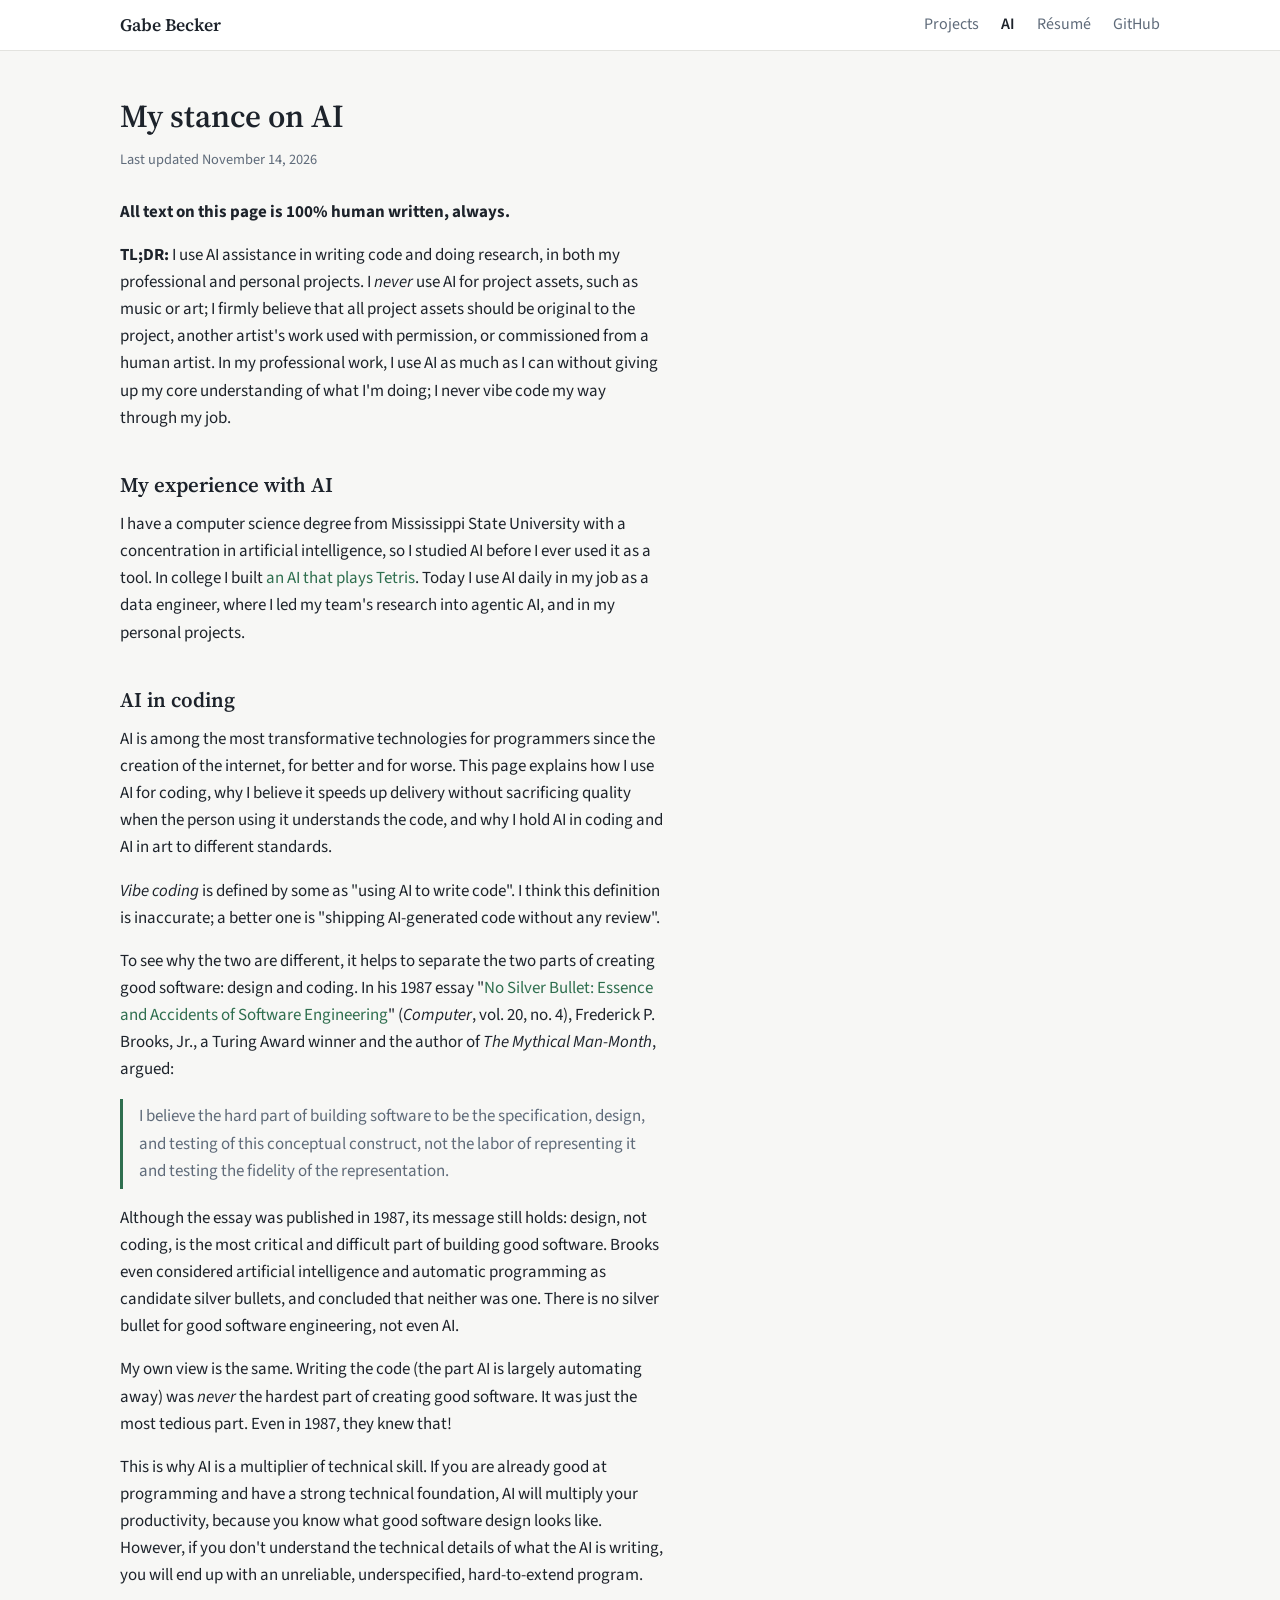
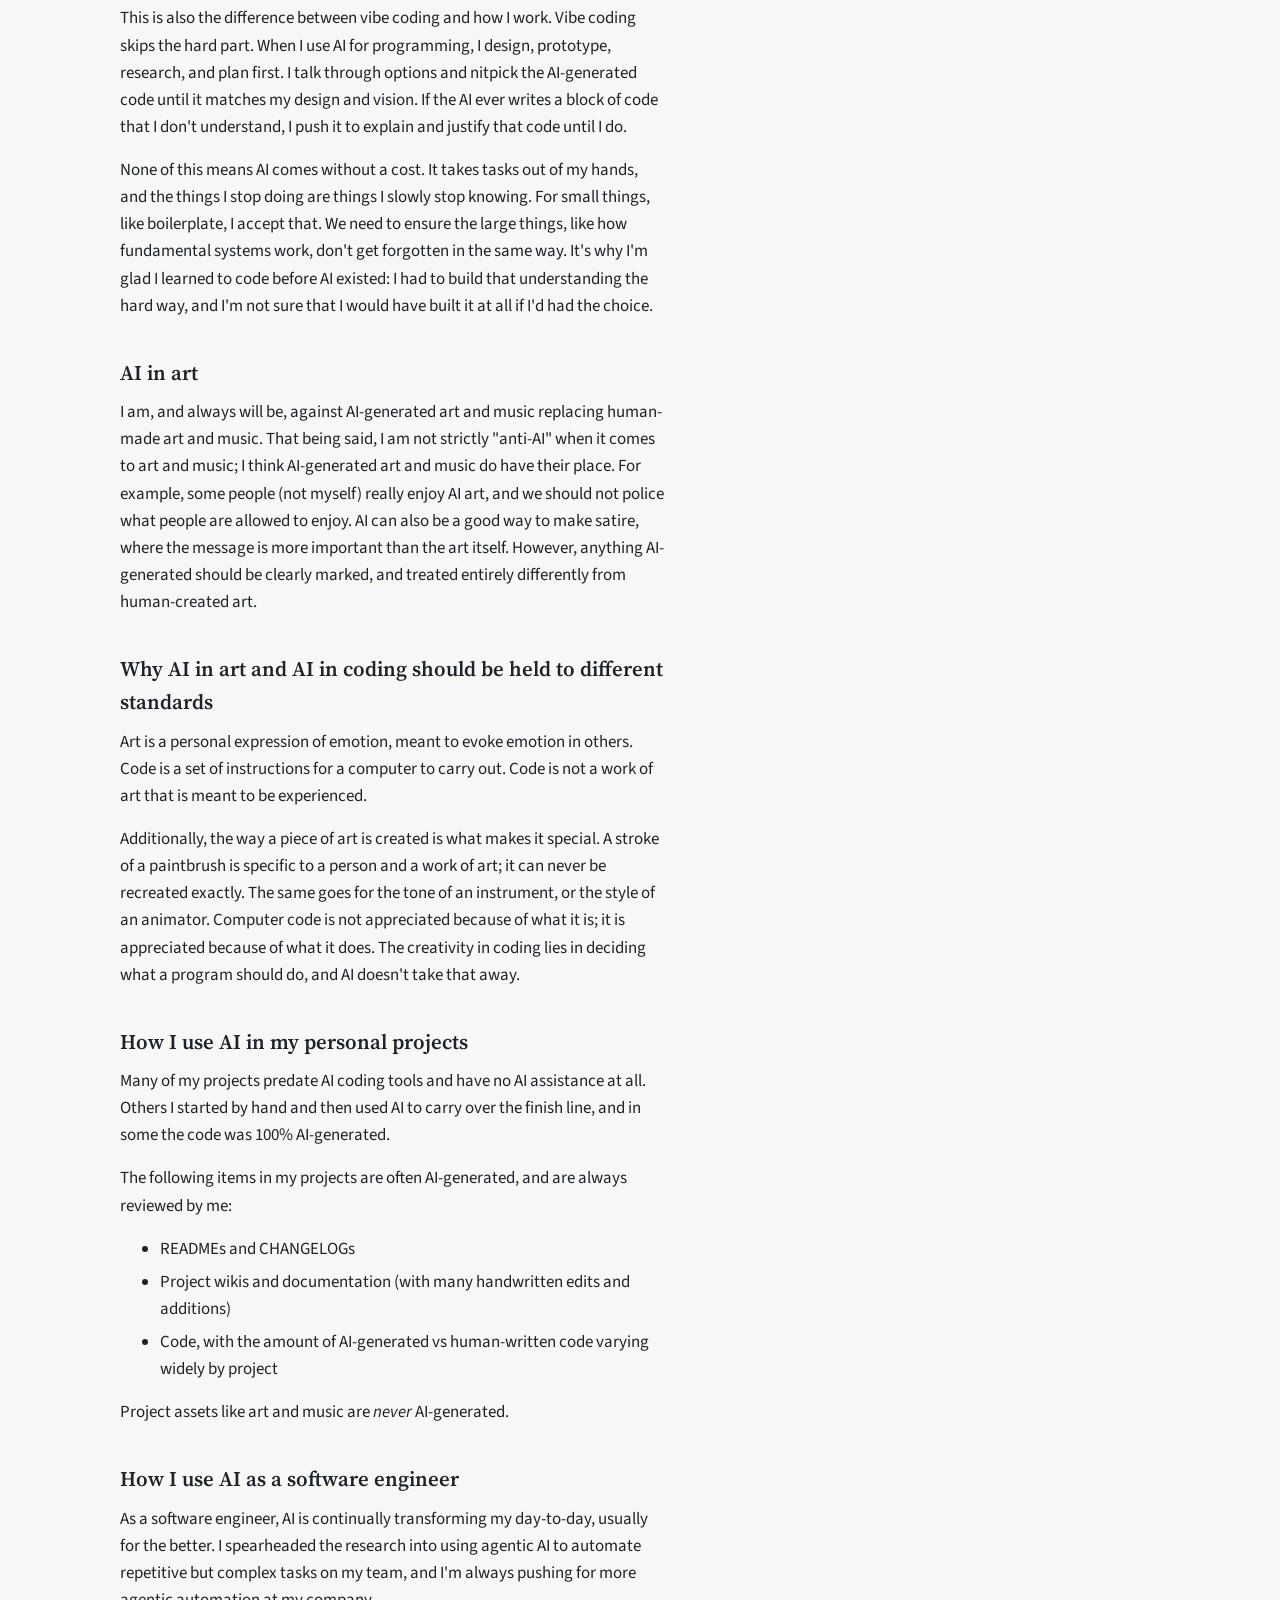
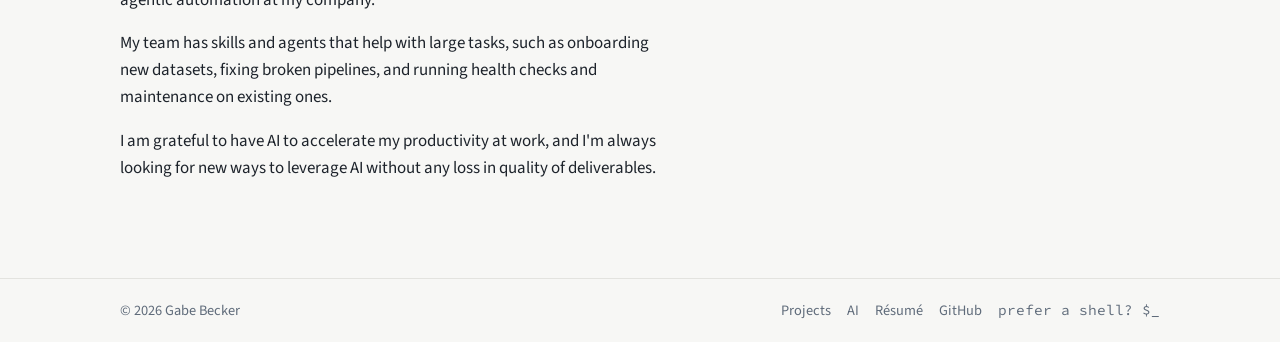
<file: ai/index.html>
<!doctype html>
<html lang="en">
<head>
<meta charset="utf-8">
<meta name="viewport" content="width=device-width, initial-scale=1">
<title>My stance on AI · Gabe Becker</title>
<meta name="description" content="How Gabe Becker uses AI in his work and projects.">
<link rel="canonical" href="https://gabebecker.com/ai/">
<meta property="og:type" content="article">
<meta property="og:title" content="My stance on AI · Gabe Becker">
<meta property="og:description" content="How I use AI in my work and projects.">
<meta property="og:url" content="https://gabebecker.com/ai/">
<meta property="og:image" content="https://avatars.githubusercontent.com/u/78775796?v=4">
<meta name="twitter:card" content="summary">
<link rel="stylesheet" href="/assets/site.css">
</head>
<body>
<header data-topbar="ai"></header>
<main class="wrap">
<!-- Beginning of 100% human written HTML -->
  <h1 class="page-h">My stance on AI</h1>

  <!-- Update this date when updating this page. -->
  <p class="updated">Last updated <time datetime="2026-11-14">November 14, 2026</time></p>

  <article id="ai-stance" class="prose">
    <p><b>All text on this page is 100% human written, always.</b></p>

    <p><b>TL;DR:</b> I use AI assistance in writing code and doing research, in both my professional and personal
      projects. I <em>never</em> use AI for project assets, such as music or art; I firmly believe that all project
      assets should be original to the project, another artist's work used with permission, or commissioned from a
      human artist. In my professional work, I use AI as much as I can without giving up my core understanding of what
      I'm doing; I never vibe code my way through my job.</p>

    <h2>My experience with AI</h2>
    <p>I have a computer science degree from Mississippi State University with a concentration in artificial
      intelligence, so I studied AI before I ever used it as a tool. In college I built
      <a href="/projects/tetris-ai-demo/">an AI that plays Tetris</a>. Today I use AI daily in my job as a data
      engineer, where I led my team's research into agentic AI, and in my personal projects.</p>

    <h2>AI in coding</h2>
    <p>AI is among the most transformative technologies for programmers since the creation of the internet, for better
      and for worse. This page explains how I use AI for coding, why I believe it speeds up delivery without
      sacrificing quality when the person using it understands the code, and why I hold AI in coding and AI in art to
      different standards.</p>
    <p><i>Vibe coding</i> is defined by some as "using AI to write code". I think this definition is inaccurate; a
      better one is "shipping AI-generated code without any review".</p>
    <p>To see why the two are different, it helps to separate the two parts of creating good software: design and
      coding. In his 1987 essay
      "<a href="https://doi.org/10.1109/MC.1987.1663532">No Silver Bullet: Essence and Accidents of Software
      Engineering</a>" (<i>Computer</i>, vol. 20, no. 4), Frederick P. Brooks, Jr., a Turing Award winner and the
      author of <i>The Mythical Man-Month</i>, argued:</p>
    <blockquote cite="https://doi.org/10.1109/MC.1987.1663532">I believe the hard part of building software to be the
      specification, design, and testing of this conceptual construct, not the labor of representing it and testing the
      fidelity of the representation.</blockquote>
    <p>Although the essay was published in 1987, its message still holds: design, not coding, is the most critical and
      difficult part of building good software. Brooks even considered artificial intelligence and automatic
      programming as candidate silver bullets, and concluded that neither was one. There is no silver bullet for good
      software engineering, not even AI.</p>
    <p>My own view is the same. Writing the code (the part AI is largely automating away) was <em>never</em> the
      hardest part of creating good software. It was just the most tedious part. Even in 1987, they knew that!</p>
    <p>This is why AI is a multiplier of technical skill. If you are already good at programming and have a strong
      technical foundation, AI will multiply your productivity, because you know what good software design looks like.
      However, if you don't understand the technical details of what the AI is writing, you will end up with an
      unreliable, underspecified, hard-to-extend program.</p>
    <p>This is also the difference between vibe coding and how I work. Vibe coding skips the hard part. When I use AI
      for programming, I design, prototype, research, and plan first. I talk through options and nitpick the
      AI-generated code until it matches my design and vision. If the AI ever writes a block of code that I don't
      understand, I push it to explain and justify that code until I do.</p>
    <p>None of this means AI comes without a cost. It takes tasks out of my hands, and the things I stop doing are
      things I slowly stop knowing. For small things, like boilerplate, I accept that. We need to ensure the large
      things, like how fundamental systems work, don't get forgotten in the same way. It's why I'm glad I learned
      to code before AI existed: I had to build that understanding the hard way, and I'm not sure that I would have
      built it at all if I'd had the choice.</p>

    <h2>AI in art</h2>
    <p>I am, and always will be, against AI-generated art and music replacing human-made art and music. That being
      said, I am not strictly "anti-AI" when it comes to art and music; I think AI-generated art and music do have
      their place. For example, some people (not myself) really enjoy AI art, and we should not police what people
      are allowed to enjoy. AI can also be a good way to make satire, where the message is more important than the art
      itself. However, anything AI-generated should be clearly marked, and treated entirely differently from
      human-created art.</p>

    <h2>Why AI in art and AI in coding should be held to different standards</h2>
    <p>Art is a personal expression of emotion, meant to evoke emotion in others. Code is a set of instructions for a
      computer to carry out. Code is not a work of art that is meant to be experienced.</p>
    <p>Additionally, the way a piece of art is created is what makes it special. A stroke of a paintbrush is specific
      to a person and a work of art; it can never be recreated exactly. The same goes for the tone of an instrument,
      or the style of an animator. Computer code is not appreciated because of what it is; it is appreciated because
      of what it does. The creativity in coding lies in deciding what a program should do, and AI doesn't take that
      away.</p>

    <h2>How I use AI in my personal projects</h2>
    <p>Many of my projects predate AI coding tools and have no AI assistance at all. Others I started by hand and then
      used AI to carry over the finish line, and in some the code was 100% AI-generated.</p>
    <p>The following items in my projects are often AI-generated, and are always reviewed by me:</p>
    <ul>
      <li>READMEs and CHANGELOGs</li>
      <li>Project wikis and documentation (with many handwritten edits and additions)</li>
      <li>Code, with the amount of AI-generated vs human-written code varying widely by project</li>
    </ul>
    <p>Project assets like art and music are <em>never</em> AI-generated.</p>

    <h2>How I use AI as a software engineer</h2>
    <p>As a software engineer, AI is continually transforming my day-to-day, usually for the better. I spearheaded the
      research into using agentic AI to automate repetitive but complex tasks on my team, and I'm always pushing for
      more agentic automation at my company.</p>
    <p>My team has skills and agents that help with large tasks, such as onboarding new datasets, fixing broken
      pipelines, and running health checks and maintenance on existing ones.</p>
    <p>I am grateful to have AI to accelerate my productivity at work, and I'm always looking for new ways to leverage
      AI without any loss in quality of deliverables.</p>
  </article>
<!-- End of 100% human written HTML -->
</main>
<footer data-foot></footer>
<script src="/assets/layout.js"></script>
</body>
</html>
</file>
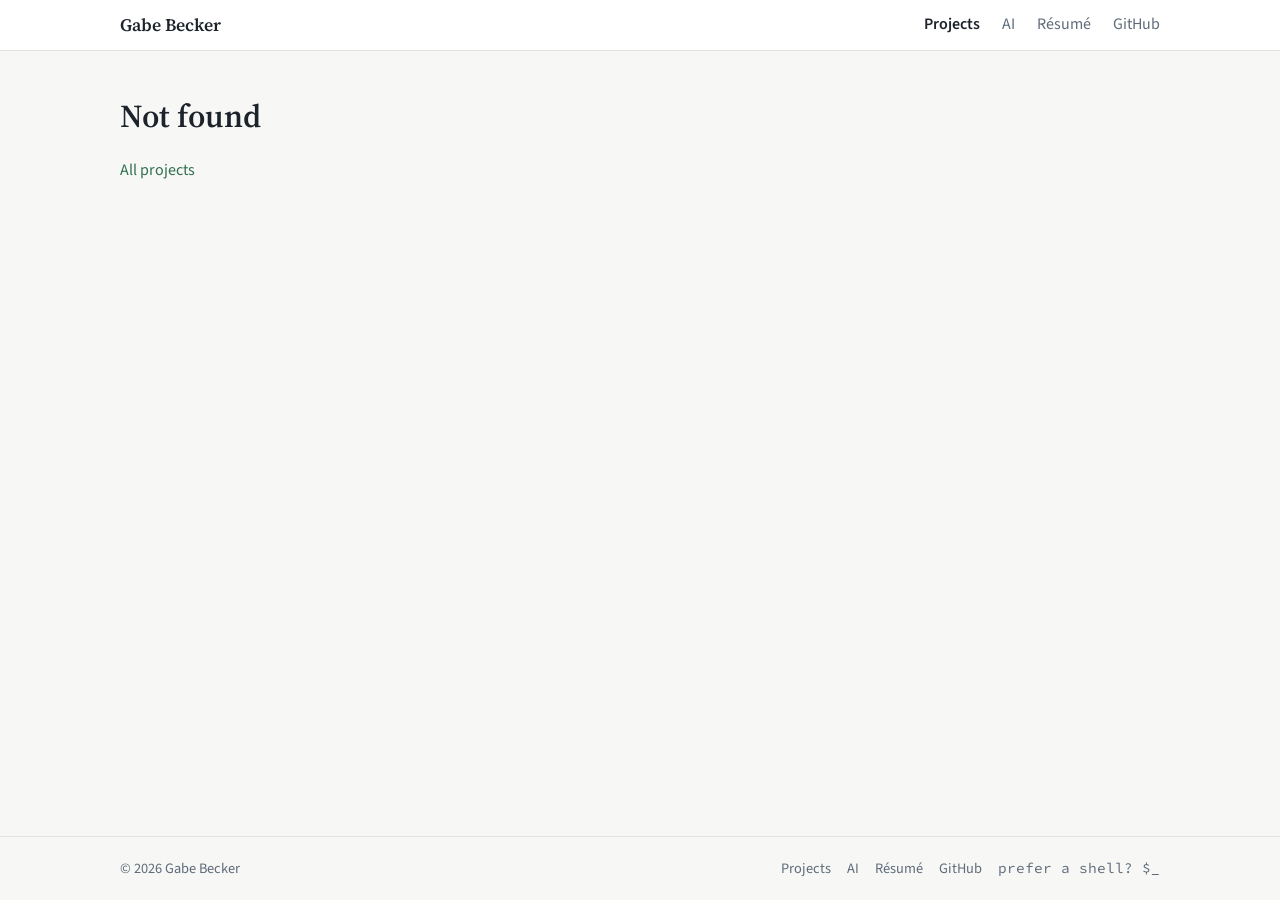
<file: projects/anchorless/index.html>
<!doctype html>
<html lang="en">
<head>
<meta charset="utf-8">
<meta name="viewport" content="width=device-width, initial-scale=1">
<title>anchorless · Gabe Becker</title>
<meta name="description" content="News without the anchor: a 24/7 news TV channel for Jellyfin, Plex and IPTV.">
<link rel="canonical" href="https://gabebecker.com/projects/anchorless/">
<meta property="og:type" content="website">
<meta property="og:title" content="anchorless · Gabe Becker">
<meta property="og:description" content="News without the anchor: a 24/7 news TV channel for Jellyfin, Plex and IPTV.">
<meta property="og:url" content="https://gabebecker.com/projects/anchorless/">
<meta property="og:image" content="https://avatars.githubusercontent.com/u/78775796?v=4">
<meta name="twitter:card" content="summary">
<link rel="stylesheet" href="/assets/site.css">
</head>
<body>
<header data-topbar="projects"></header>
<main class="wrap project" id="root"><noscript><p>News without the anchor: a 24/7 news TV channel for Jellyfin, Plex and IPTV. <a href="/projects/">All projects</a></p></noscript></main>
<footer data-foot></footer>
<script src="/assets/layout.js"></script>
<script src="/assets/projects.js"></script>
<script src="/assets/project-page.js"></script>
</body>
</html>
</file>
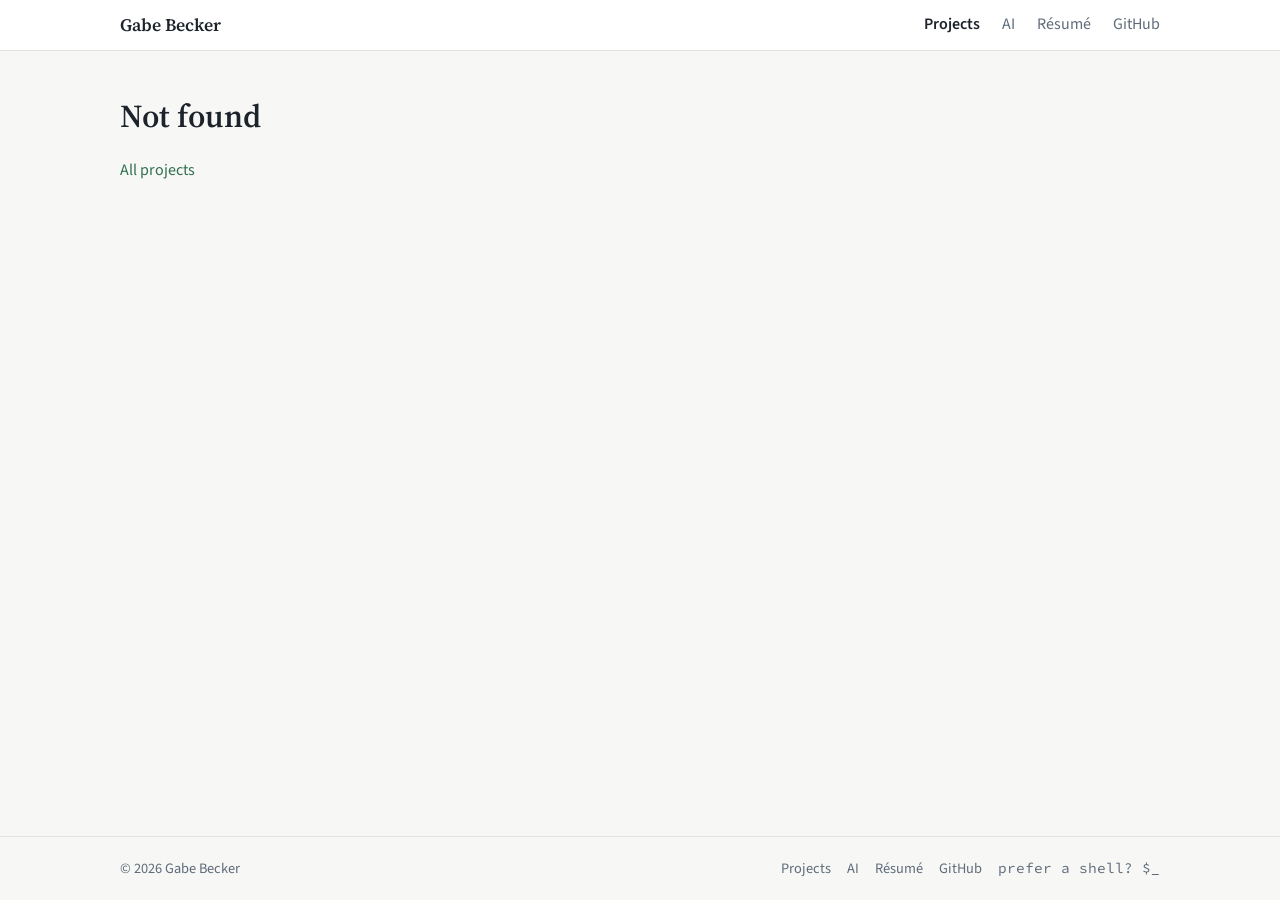
<file: projects/chesssnake/index.html>
<!doctype html>
<html lang="en">
<head>
<meta charset="utf-8">
<meta name="viewport" content="width=device-width, initial-scale=1">
<title>chesssnake · Gabe Becker</title>
<meta name="description" content="Play, render and persist chess games in Python: engine, board renderer and REST game server.">
<link rel="canonical" href="https://gabebecker.com/projects/chesssnake/">
<meta property="og:type" content="website">
<meta property="og:title" content="chesssnake · Gabe Becker">
<meta property="og:description" content="Play, render and persist chess games in Python: engine, board renderer and REST game server.">
<meta property="og:url" content="https://gabebecker.com/projects/chesssnake/">
<meta property="og:image" content="https://avatars.githubusercontent.com/u/78775796?v=4">
<meta name="twitter:card" content="summary">
<link rel="stylesheet" href="/assets/site.css">
</head>
<body>
<header data-topbar="projects"></header>
<main class="wrap project" id="root"><noscript><p>Play, render and persist chess games in Python: engine, board renderer and REST game server. <a href="/projects/">All projects</a></p></noscript></main>
<footer data-foot></footer>
<script src="/assets/layout.js"></script>
<script src="/assets/projects.js"></script>
<script src="/assets/project-page.js"></script>
</body>
</html>
</file>
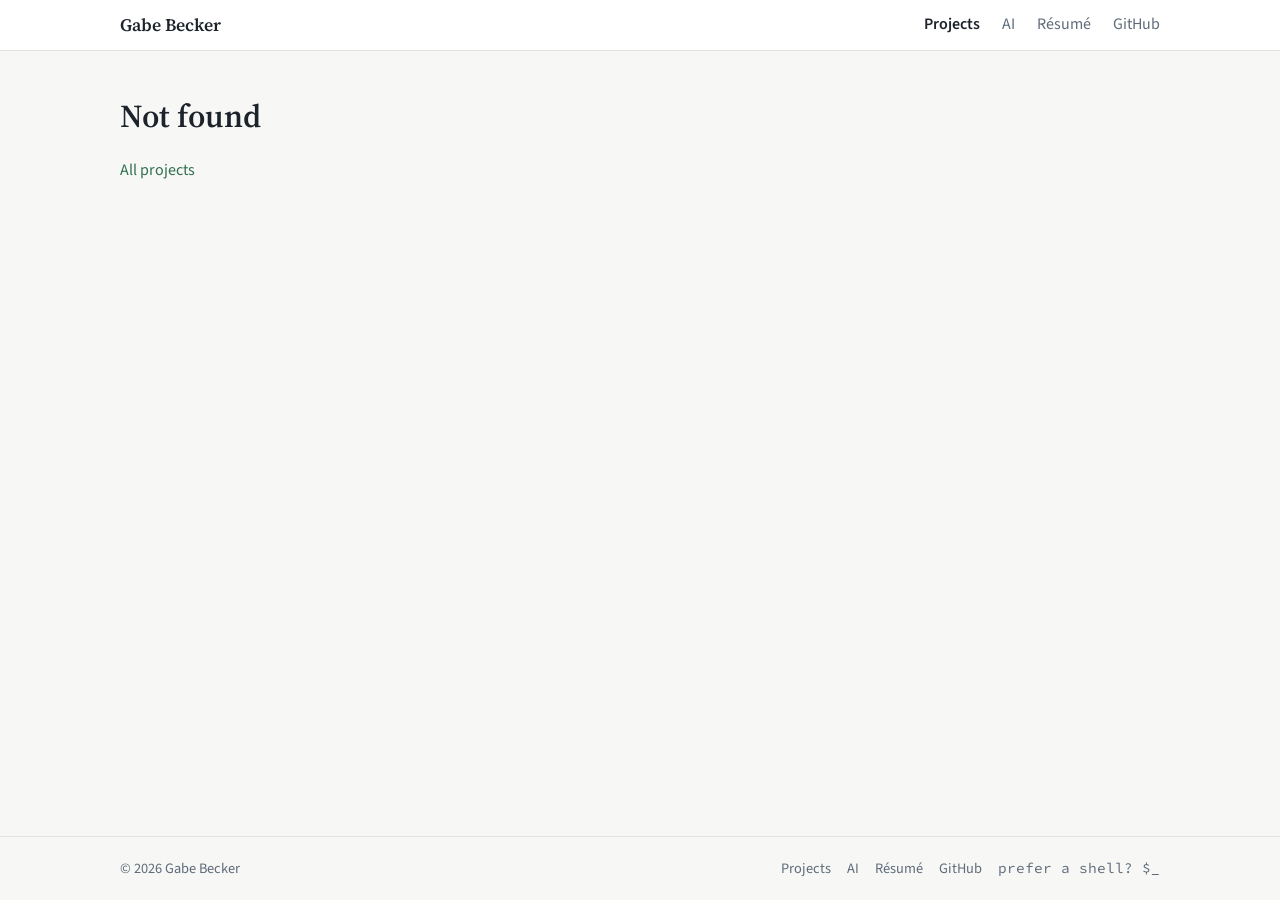
<file: projects/homelab/index.html>
<!doctype html>
<html lang="en">
<head>
<meta charset="utf-8">
<meta name="viewport" content="width=device-width, initial-scale=1">
<title>homelab · Gabe Becker</title>
<meta name="description" content="Two small machines that run my self-hosted services, with monitoring and version-controlled configs.">
<link rel="canonical" href="https://gabebecker.com/projects/homelab/">
<meta property="og:type" content="website">
<meta property="og:title" content="homelab · Gabe Becker">
<meta property="og:description" content="Two small machines that run my self-hosted services, with monitoring and version-controlled configs.">
<meta property="og:url" content="https://gabebecker.com/projects/homelab/">
<meta property="og:image" content="https://avatars.githubusercontent.com/u/78775796?v=4">
<meta name="twitter:card" content="summary">
<link rel="stylesheet" href="/assets/site.css">
</head>
<body>
<header data-topbar="projects"></header>
<main class="wrap project" id="root"><noscript><p>Two small machines that run my self-hosted services, with monitoring and version-controlled configs. <a href="/projects/">All projects</a></p></noscript></main>
<footer data-foot></footer>
<script src="/assets/layout.js"></script>
<script src="/assets/projects.js"></script>
<script src="/assets/project-page.js"></script>
</body>
</html>
</file>
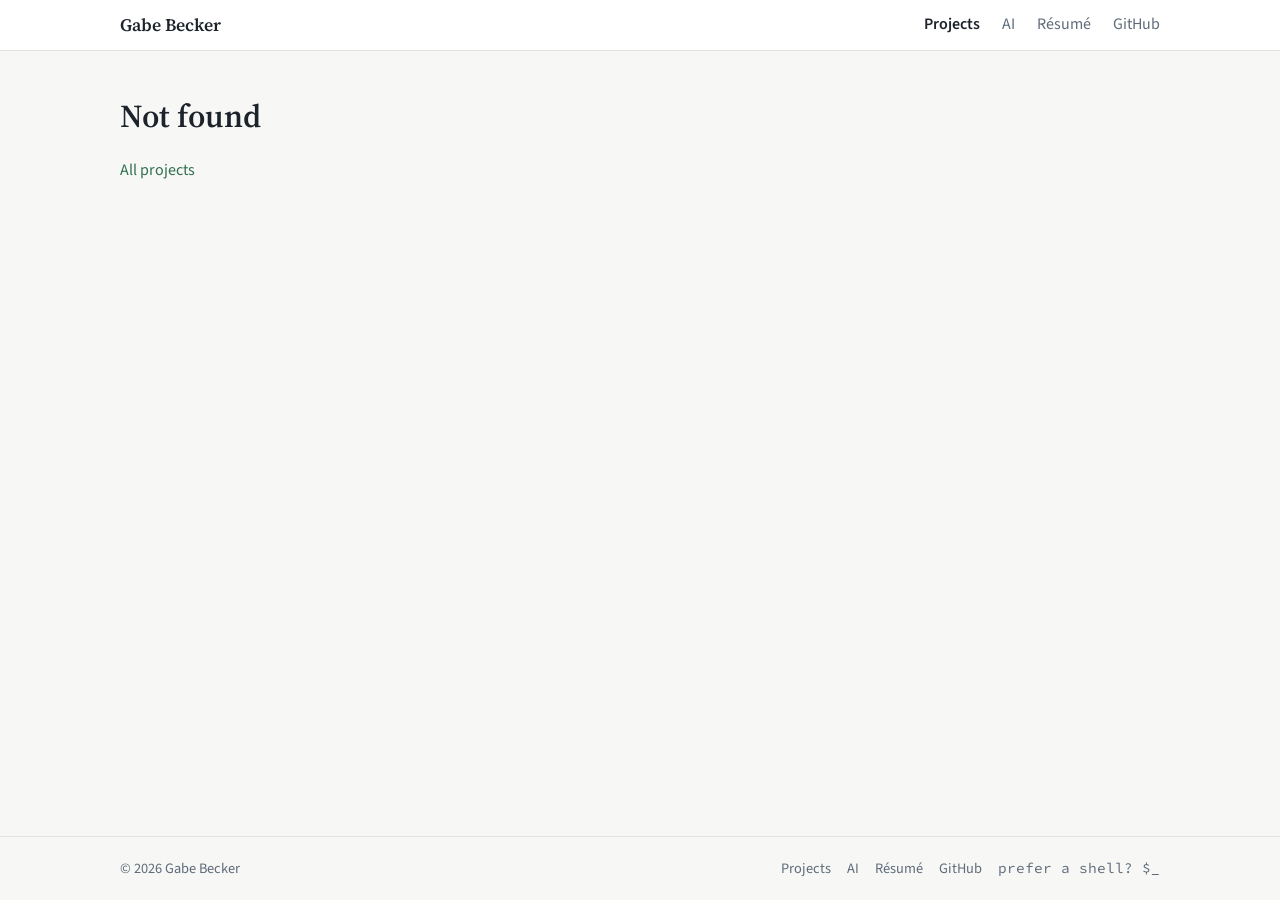
<file: projects/how-much-music/index.html>
<!doctype html>
<html lang="en">
<head>
<meta charset="utf-8">
<meta name="viewport" content="width=device-width, initial-scale=1">
<title>how-much-music · Gabe Becker</title>
<meta name="description" content="How many possible measures of music are there? An exact count, with a paper, a calculator and a Python tool.">
<link rel="canonical" href="https://gabebecker.com/projects/how-much-music/">
<meta property="og:type" content="website">
<meta property="og:title" content="how-much-music · Gabe Becker">
<meta property="og:description" content="How many possible measures of music are there? An exact count, with a paper, a calculator and a Python tool.">
<meta property="og:url" content="https://gabebecker.com/projects/how-much-music/">
<meta property="og:image" content="https://avatars.githubusercontent.com/u/78775796?v=4">
<meta name="twitter:card" content="summary">
<link rel="stylesheet" href="/assets/site.css">
</head>
<body>
<header data-topbar="projects"></header>
<main class="wrap project" id="root"><noscript><p>How many possible measures of music are there? An exact count, with a paper, a calculator and a Python tool. <a href="/projects/">All projects</a></p></noscript></main>
<footer data-foot></footer>
<script src="/assets/layout.js"></script>
<script src="/assets/projects.js"></script>
<script src="/assets/project-page.js"></script>
</body>
</html>
</file>
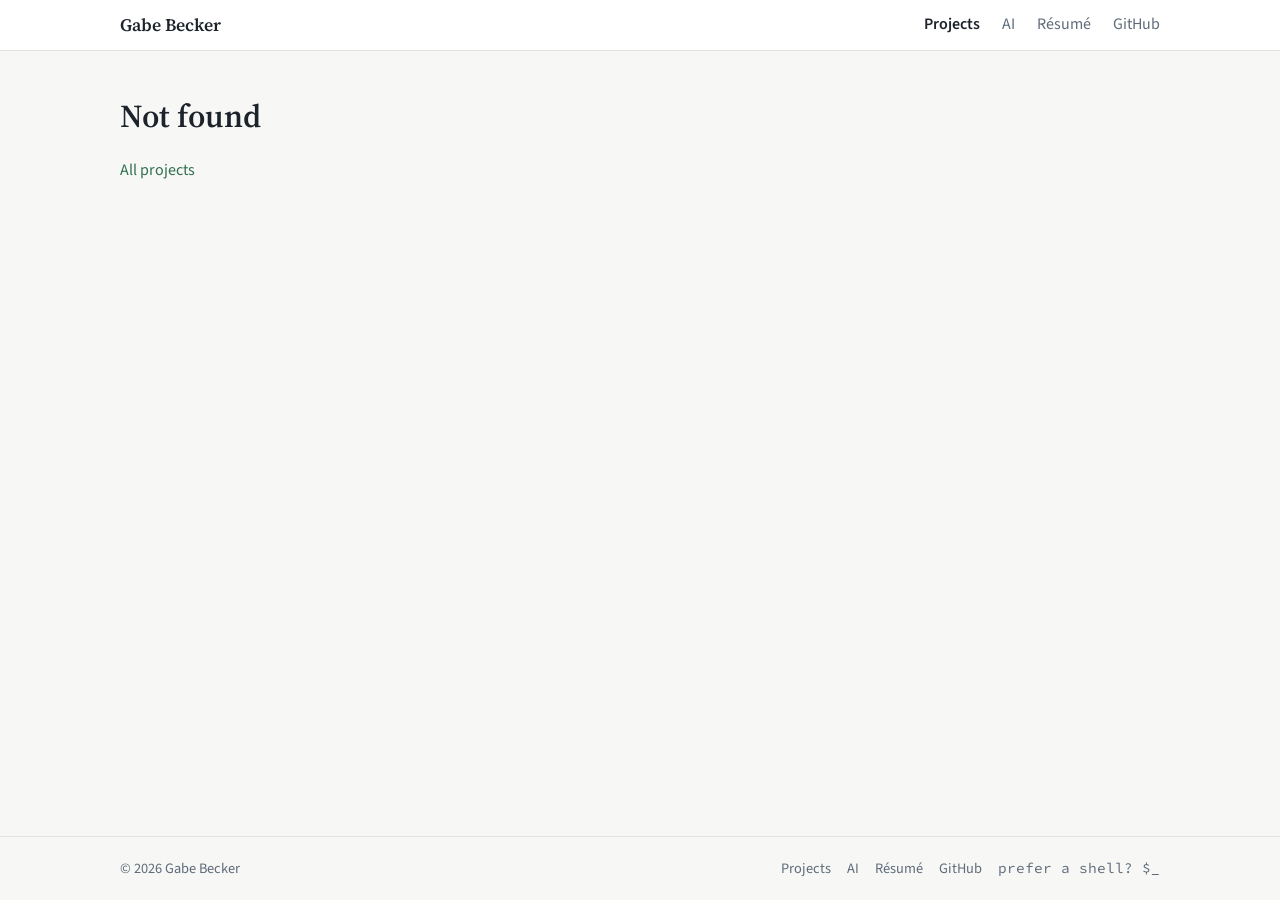
<file: projects/mc-server-smartstart/index.html>
<!doctype html>
<html lang="en">
<head>
<meta charset="utf-8">
<meta name="viewport" content="width=device-width, initial-scale=1">
<title>mc-server-smartstart · Gabe Becker</title>
<meta name="description" content="A Windows script that starts and backs up a Minecraft server.">
<link rel="canonical" href="https://gabebecker.com/projects/mc-server-smartstart/">
<meta property="og:type" content="website">
<meta property="og:title" content="mc-server-smartstart · Gabe Becker">
<meta property="og:description" content="A Windows script that starts and backs up a Minecraft server.">
<meta property="og:url" content="https://gabebecker.com/projects/mc-server-smartstart/">
<meta property="og:image" content="https://avatars.githubusercontent.com/u/78775796?v=4">
<meta name="twitter:card" content="summary">
<link rel="stylesheet" href="/assets/site.css">
</head>
<body>
<header data-topbar="projects"></header>
<main class="wrap project" id="root"><noscript><p>A Windows script that starts and backs up a Minecraft server. <a href="/projects/">All projects</a></p></noscript></main>
<footer data-foot></footer>
<script src="/assets/layout.js"></script>
<script src="/assets/projects.js"></script>
<script src="/assets/project-page.js"></script>
</body>
</html>
</file>
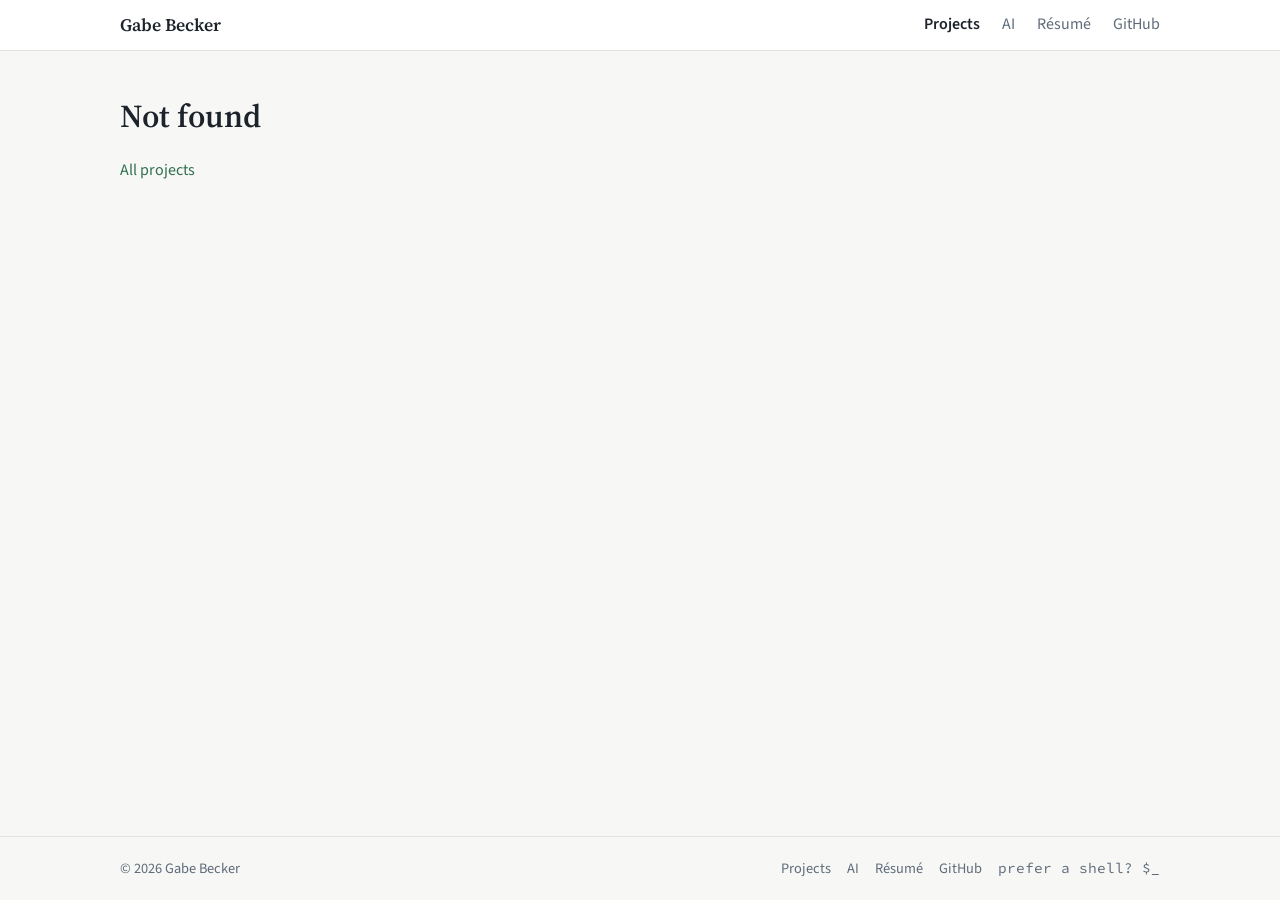
<file: projects/murmur/index.html>
<!doctype html>
<html lang="en">
<head>
<meta charset="utf-8">
<meta name="viewport" content="width=device-width, initial-scale=1">
<title>Murmur · Gabe Becker</title>
<meta name="description" content="Does news predict prices, follow them, or move with them? A daily news-sentiment and stock-return pipeline for the 100 largest US companies.">
<link rel="canonical" href="https://gabebecker.com/projects/murmur/">
<meta property="og:type" content="website">
<meta property="og:title" content="Murmur · Gabe Becker">
<meta property="og:description" content="Does news predict prices, follow them, or move with them? A daily news-sentiment and stock-return pipeline for the 100 largest US companies.">
<meta property="og:url" content="https://gabebecker.com/projects/murmur/">
<meta property="og:image" content="https://avatars.githubusercontent.com/u/78775796?v=4">
<meta name="twitter:card" content="summary">
<link rel="stylesheet" href="/assets/site.css">
</head>
<body>
<header data-topbar="projects"></header>
<main class="wrap project" id="root"><noscript><p>Does news predict prices, follow them, or move with them? A daily news-sentiment and stock-return pipeline for the 100 largest US companies. <a href="/projects/">All projects</a></p></noscript></main>
<footer data-foot></footer>
<script src="/assets/layout.js"></script>
<script src="/assets/projects.js"></script>
<script src="/assets/project-page.js"></script>
</body>
</html>
</file>
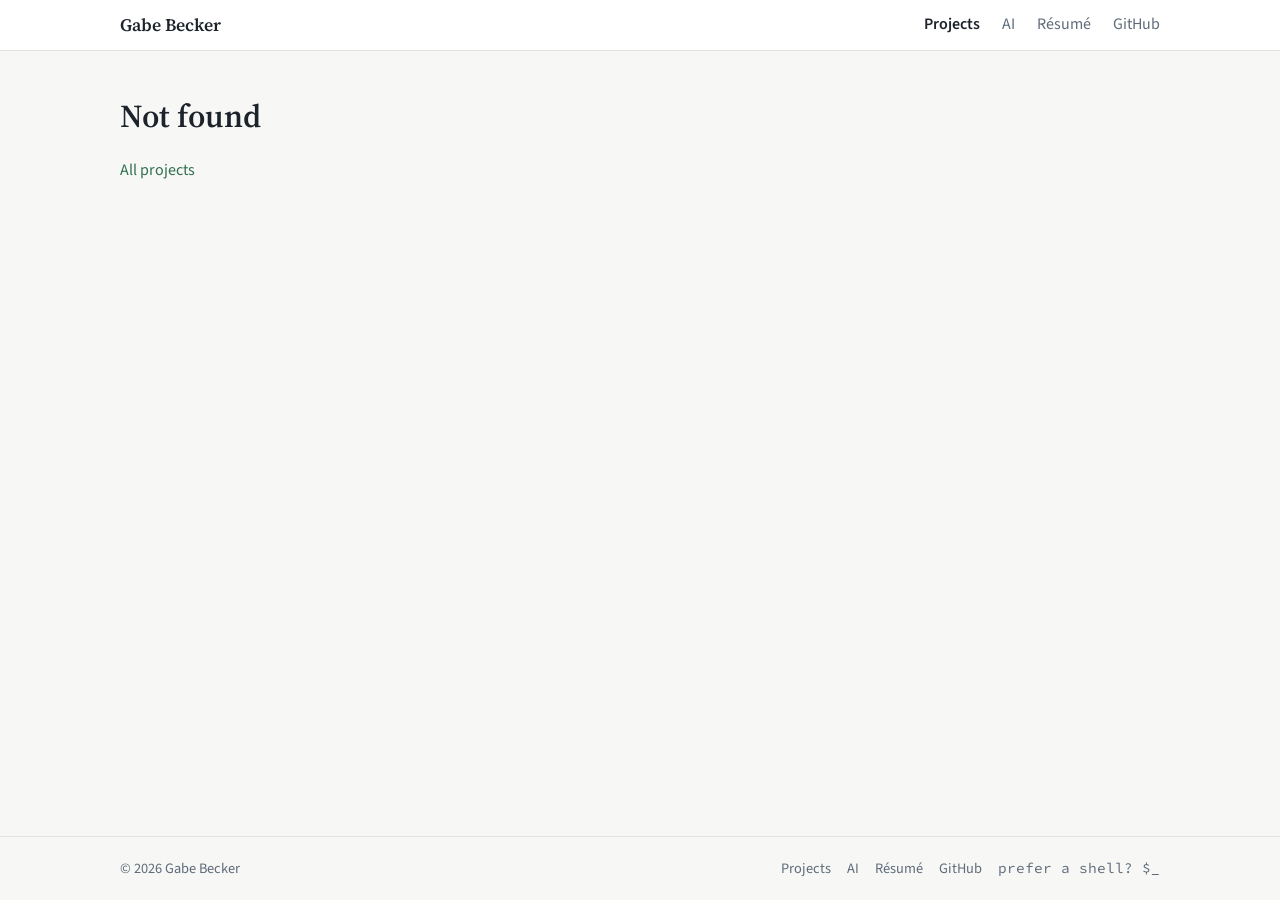
<file: projects/obj2pbt/index.html>
<!doctype html>
<html lang="en">
<head>
<meta charset="utf-8">
<meta name="viewport" content="width=device-width, initial-scale=1">
<title>obj2pbt · Gabe Becker</title>
<meta name="description" content="Converts .obj models from Blender or Cinema 4D into .pbt templates for the Core game engine.">
<link rel="canonical" href="https://gabebecker.com/projects/obj2pbt/">
<meta property="og:type" content="website">
<meta property="og:title" content="obj2pbt · Gabe Becker">
<meta property="og:description" content="Converts .obj models from Blender or Cinema 4D into .pbt templates for the Core game engine.">
<meta property="og:url" content="https://gabebecker.com/projects/obj2pbt/">
<meta property="og:image" content="https://avatars.githubusercontent.com/u/78775796?v=4">
<meta name="twitter:card" content="summary">
<link rel="icon" href="/assets/img/obj2pbt-icon.png">
<link rel="stylesheet" href="/assets/site.css">
</head>
<body>
<header data-topbar="projects"></header>
<main class="wrap project" id="root"><noscript><p>Converts .obj models from Blender or Cinema 4D into .pbt templates for the Core game engine. <a href="/projects/">All projects</a></p></noscript></main>
<footer data-foot></footer>
<script src="/assets/layout.js"></script>
<script src="/assets/projects.js"></script>
<script src="/assets/project-page.js"></script>
</body>
</html>
</file>
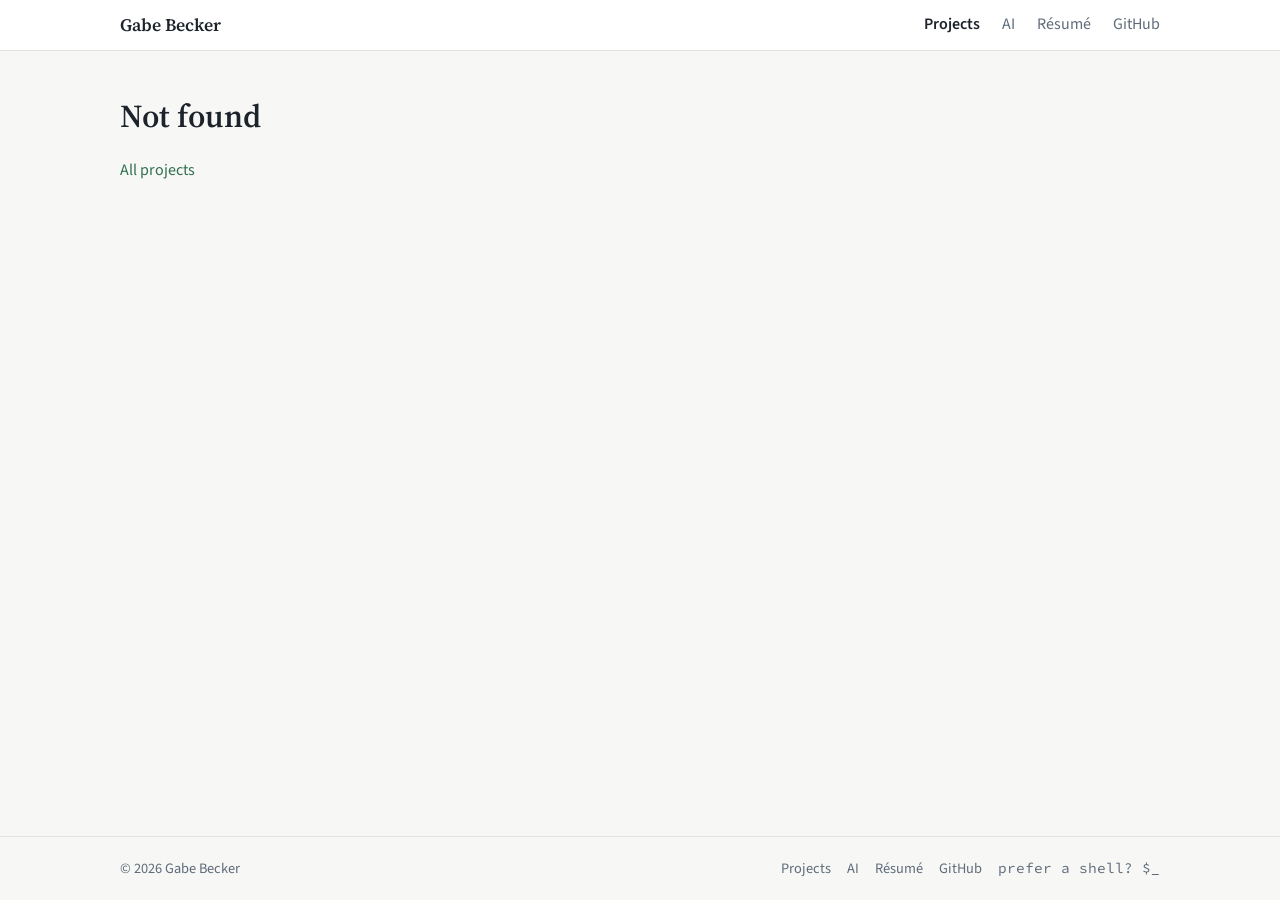
<file: projects/tetris-ai-demo/index.html>
<!doctype html>
<html lang="en">
<head>
<meta charset="utf-8">
<meta name="viewport" content="width=device-width, initial-scale=1">
<title>tetris-ai-demo · Gabe Becker</title>
<meta name="description" content="An AI that plays Tetris, built with pygame and numpy.">
<link rel="canonical" href="https://gabebecker.com/projects/tetris-ai-demo/">
<meta property="og:type" content="website">
<meta property="og:title" content="tetris-ai-demo · Gabe Becker">
<meta property="og:description" content="An AI that plays Tetris, built with pygame and numpy.">
<meta property="og:url" content="https://gabebecker.com/projects/tetris-ai-demo/">
<meta property="og:image" content="https://avatars.githubusercontent.com/u/78775796?v=4">
<meta name="twitter:card" content="summary">
<link rel="stylesheet" href="/assets/site.css">
</head>
<body>
<header data-topbar="projects"></header>
<main class="wrap project" id="root"><noscript><p>An AI that plays Tetris, built with pygame and numpy. <a href="/projects/">All projects</a></p></noscript></main>
<footer data-foot></footer>
<script src="/assets/layout.js"></script>
<script src="/assets/projects.js"></script>
<script src="/assets/project-page.js"></script>
</body>
</html>
</file>
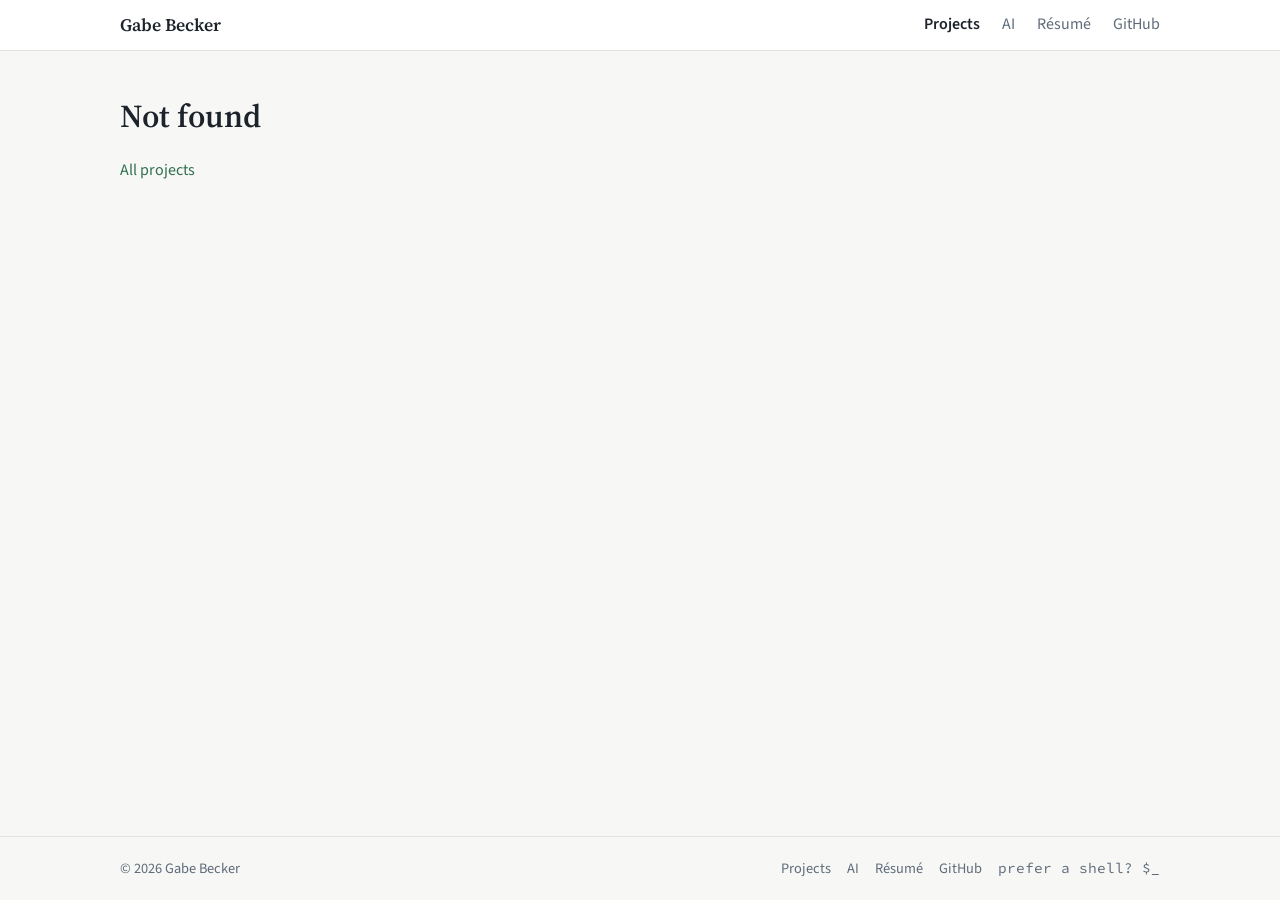
<file: projects/whirligig/index.html>
<!doctype html>
<html lang="en">
<head>
<meta charset="utf-8">
<meta name="viewport" content="width=device-width, initial-scale=1">
<title>whirligig · Gabe Becker</title>
<meta name="description" content="Spin a colorful ASCII wheel of fortune in your terminal, from the CLI or Python.">
<link rel="canonical" href="https://gabebecker.com/projects/whirligig/">
<meta property="og:type" content="website">
<meta property="og:title" content="whirligig · Gabe Becker">
<meta property="og:description" content="Spin a colorful ASCII wheel of fortune in your terminal, from the CLI or Python.">
<meta property="og:url" content="https://gabebecker.com/projects/whirligig/">
<meta property="og:image" content="https://avatars.githubusercontent.com/u/78775796?v=4">
<meta name="twitter:card" content="summary">
<link rel="stylesheet" href="/assets/site.css">
</head>
<body>
<header data-topbar="projects"></header>
<main class="wrap project" id="root"><noscript><p>Spin a colorful ASCII wheel of fortune in your terminal, from the CLI or Python. <a href="/projects/">All projects</a></p></noscript></main>
<footer data-foot></footer>
<script src="/assets/layout.js"></script>
<script src="/assets/projects.js"></script>
<script src="/assets/project-page.js"></script>
</body>
</html>
</file>
<file: assets/site.css>
/* Styles for every page except /terminal/, which has its own look. */
@import url("https://fonts.googleapis.com/css2?family=Source+Sans+3:wght@400;600;700&family=Source+Serif+4:opsz,wght@8..60,600&family=Source+Code+Pro:wght@400;500&display=swap");

:root {
  --container:1080px;
  --fg:#1d232b; --muted:#5f6b7a; --accent:#2f6f4f; --accent-soft:#e6f2ec;
  --bg:#f7f7f5; --panel:#fff; --line:#e3e3df; --code:#f0f1ee;
}
@media (prefers-color-scheme: dark) {
  :root { --fg:#e4e7eb; --muted:#9aa4b0; --accent:#6fcf97; --accent-soft:#1a2b23; --bg:#14171b; --panel:#1b1f24; --line:#2b3138; --code:#20252b; }
}
* { box-sizing:border-box; }
html { scroll-behavior:smooth; }
body { margin:0; background:var(--bg); color:var(--fg); font:16px/1.6 "Source Sans 3", system-ui, sans-serif; min-height:100vh; display:flex; flex-direction:column; }
a { color:var(--accent); text-decoration:none; } a:hover { text-decoration:underline; }
h1, h2 { font-family:"Source Serif 4", Georgia, serif; font-weight:600; }
code, pre { font-family:"Source Code Pro", ui-monospace, Menlo, monospace; font-size:.88rem; }
pre { background:var(--code); border:1px solid var(--line); border-radius:6px; padding:12px 14px; overflow-x:auto; margin:0 0 12px; }
.muted { color:var(--muted); }

/* one container width for everything */
.wrap { width:100%; max-width:var(--container); margin:0 auto; padding:0 20px; }
main.wrap { flex:1; padding-top:40px; padding-bottom:24px; }

/* buttons */
.btn { display:inline-block; text-align:center; font:inherit; font-size:.92rem; font-weight:600; border:1px solid var(--line); background:var(--panel); color:var(--fg); border-radius:6px; padding:7px 14px; cursor:pointer; }
.btn.primary { background:var(--accent); border-color:var(--accent); color:var(--panel); }
.btn:hover { text-decoration:none; border-color:var(--accent); }

/* navbar */
.topbar { border-bottom:1px solid var(--line); background:var(--panel); }
.topbar .in { max-width:var(--container); margin:0 auto; padding:12px 20px; display:flex; justify-content:space-between; align-items:center; gap:16px; }
.brand { display:flex; align-items:center; gap:10px; color:var(--fg); font:600 1.1rem "Source Serif 4", Georgia, serif; white-space:nowrap; }
.brand:hover { text-decoration:none; }
.topbar nav { display:flex; gap:22px; white-space:nowrap; }
.topbar nav a { color:var(--muted); }
.topbar nav a.on { color:var(--fg); font-weight:600; }

/* footer */
.foot { border-top:1px solid var(--line); margin-top:56px; }
.foot .in { max-width:var(--container); margin:0 auto; padding:20px; display:flex; justify-content:space-between; gap:12px; flex-wrap:wrap; font-size:.9rem; color:var(--muted); }
.foot a { color:var(--muted); margin-left:16px; } .foot a:hover { color:var(--accent); }
.foot .shell { font-family:"Source Code Pro", monospace; }

/* page headings */
.page-h { margin:0 0 6px; font-size:2rem; }
.lede { color:var(--muted); font-size:1.08rem; margin:0 0 24px; max-width:68ch; }
.section-h { font-size:1.35rem; margin:0 0 14px; display:flex; justify-content:space-between; align-items:baseline; gap:12px; }
.section-h a { font:600 .95rem "Source Sans 3", sans-serif; }

/* search + tag filter (/projects/) */
.sticky { position:sticky; top:0; z-index:4; background:var(--bg); padding:10px 0 2px; }
.toolbar { display:flex; gap:8px; margin-bottom:8px; }
.toolbar input { flex:1; min-width:0; font:inherit; color:var(--fg); background:var(--panel); border:1px solid var(--line); border-radius:6px; padding:7px 12px; }
.toolbar input:focus, .tagpick summary:focus-visible { outline:2px solid var(--accent); outline-offset:-1px; }
.tagpick { position:relative; }
.tagpick summary { list-style:none; cursor:pointer; background:var(--panel); border:1px solid var(--line); border-radius:6px; padding:7px 14px; white-space:nowrap; font-weight:600; }
.tagpick summary::-webkit-details-marker { display:none; }
.tagpick summary::after { content:" ▾"; color:var(--muted); }
.tp-menu { position:absolute; right:0; top:calc(100% + 4px); z-index:5; background:var(--panel); border:1px solid var(--line); border-radius:8px; padding:6px; width:220px; max-height:320px; overflow:auto; box-shadow:0 8px 24px rgba(0,0,0,.15); }
.tp-menu label { display:flex; gap:8px; align-items:center; padding:3px 8px; border-radius:4px; cursor:pointer; }
.tp-menu label:hover { background:var(--accent-soft); }
.tp-menu input { accent-color:var(--accent); }
.tp-c { margin-left:auto; color:var(--muted); font-size:.8rem; }
.sortpick { display:flex; align-items:center; gap:8px; color:var(--muted); font-size:.92rem; white-space:nowrap; }
.sortpick select { font:inherit; font-weight:600; color:var(--fg); background:var(--panel); border:1px solid var(--line); border-radius:6px; padding:7px 10px; cursor:pointer; }
.sortpick select:focus-visible { outline:2px solid var(--accent); outline-offset:-1px; }
.status { display:flex; flex-wrap:wrap; gap:6px; align-items:center; font-size:.88rem; color:var(--muted); margin:0 0 6px; min-height:24px; }
.active { display:flex; flex-wrap:wrap; gap:6px; }
.chip { font:inherit; font-size:.8rem; border:0; background:var(--accent); color:var(--panel); border-radius:99px; padding:0 10px; cursor:pointer; }
.chip.clear { background:none; color:var(--muted); text-decoration:underline; }
.empty { color:var(--muted); padding:24px 0; }

/* tags + version pill */
.ptags { display:flex; flex-wrap:wrap; gap:4px; margin-bottom:8px; }
.ptag { font:inherit; font-size:.78rem; color:var(--muted); border:1px solid var(--line); background:none; border-radius:99px; padding:0 8px; cursor:pointer; white-space:nowrap; }
.ptag:hover, .ptag.on { color:var(--accent); border-color:var(--accent); text-decoration:none; }
.ptag.on { background:var(--accent-soft); }
.ver { font:400 .8rem "Source Sans 3", sans-serif; color:var(--muted); border:1px solid var(--line); border-radius:99px; padding:0 9px; white-space:nowrap; }
.ver.wip { color:var(--accent); border-color:var(--accent); background:var(--accent-soft); }
.since { font:400 .8rem "Source Sans 3", sans-serif; color:var(--muted); white-space:nowrap; }
.overview { max-width:68ch; } .overview p { margin:0 0 14px; }

/* the one project row (home = compact, /projects/ = full) */
.prow { display:grid; grid-template-columns:300px 1fr; gap:28px; padding:22px 16px; margin:0 -16px; border-bottom:1px solid var(--line); border-radius:8px; cursor:pointer; transition:background .12s; }
.prow:hover { background:var(--panel); }
.prow:hover h3 a { color:var(--accent); }
.prow img { width:100%; aspect-ratio:16/10; object-fit:cover; object-position:top; border-radius:6px; border:1px solid var(--line); display:block; background:#1f2430; }
.prow.noimg { grid-template-columns:1fr; }
.prow.compact { grid-template-columns:200px 1fr; gap:22px; padding-top:16px; padding-bottom:16px; }
.prow.compact.noimg { grid-template-columns:1fr; }
.prow h3 { margin:0; font-size:1.2rem; display:flex; gap:10px; align-items:center; flex-wrap:wrap; }
.prow.compact h3 { font-size:1.1rem; }
.prow h3 a { color:var(--fg); }
.tagline { color:var(--muted); margin:2px 0 6px; }
.prow p { margin:0 0 10px; }
.install { display:flex; align-items:center; background:var(--code); border:1px solid var(--line); border-radius:6px; margin-bottom:10px; cursor:auto; }
.install code { flex:1; padding:7px 12px; overflow-x:auto; white-space:nowrap; cursor:text; }
.install button { font:inherit; font-size:.8rem; color:var(--muted); background:none; border:0; border-left:1px solid var(--line); padding:7px 12px; cursor:pointer; }
.install button:hover { color:var(--accent); }
.prow .links a { margin-right:16px; font-size:.95rem; }
.prow .links a.main { font-weight:600; }

/* ---------- home ---------- */
.home { display:grid; grid-template-columns:250px 1fr; gap:48px; align-items:start; }
.profile { position:sticky; top:24px; }
.avatar { width:96px; height:96px; border-radius:50%; background:var(--line); display:block; }
.profile h1 { font-size:1.75rem; line-height:1.15; margin:14px 0 2px; }
.role { color:var(--muted); margin:0 0 16px; }
.profile .btn { width:100%; }
.printlink { display:block; font:inherit; font-size:.85rem; color:var(--muted); background:none; border:0; padding:0; margin:6px 0 14px; cursor:pointer; text-align:left; }
.printlink:hover { color:var(--accent); text-decoration:underline; }
.ext a { display:inline-block; margin-right:14px; font-size:.95rem; }
.side-h { font-size:.75rem; font-weight:700; letter-spacing:.1em; text-transform:uppercase; color:var(--muted); margin:22px 0 8px; padding-top:16px; border-top:1px solid var(--line); }
.skill { display:inline-block; font-size:.82rem; padding:0 8px; margin:0 4px 6px 0; border-radius:99px; border:1px solid var(--line); color:var(--muted); }
a.skill { color:var(--accent); border-color:var(--accent); }
a.skill:hover { background:var(--accent-soft); text-decoration:none; }
.hint { font-size:.8rem; color:var(--muted); }
.home section + section { margin-top:52px; }
.lead { font-size:1.08rem; max-width:62ch; margin-top:0; }
.now { background:var(--panel); border:1px solid var(--line); border-left:3px solid var(--accent); border-radius:6px; padding:10px 14px; font-size:.95rem; max-width:62ch; }
.xp { border-left:2px solid var(--line); padding-left:20px; margin-left:6px; }
.job { position:relative; margin-bottom:22px; }
.job::before { content:""; position:absolute; left:-29px; top:7px; width:12px; height:12px; border-radius:50%; background:var(--bg); border:2px solid var(--accent); }
.job .head { display:flex; justify-content:space-between; gap:12px; flex-wrap:wrap; }
.job .when { color:var(--muted); font-size:.9rem; }
.job p { margin:4px 0 0; }
.note { font-size:.9rem; color:var(--muted); }

/* ---------- project page ---------- */
.project > * { max-width:820px; }
.crumbs { font-size:.9rem; color:var(--muted); margin:0 0 8px; }
.project h1 { display:flex; gap:12px; align-items:center; flex-wrap:wrap; margin:0 0 6px; font-size:2rem; }
.project h2 { margin:40px 0 12px; font-size:1.3rem; padding-bottom:6px; border-bottom:1px solid var(--line); }
.linkbar { display:flex; flex-wrap:wrap; gap:6px 18px; margin:6px 0 4px; font-size:.95rem; }
.linkbar .private { color:var(--muted); }
.facts { display:grid; grid-template-columns:repeat(auto-fit, minmax(140px, 1fr)); gap:1px; background:var(--line); border:1px solid var(--line); border-radius:6px; overflow:hidden; margin:20px 0; }
.facts div { background:var(--panel); padding:10px 14px; }
.facts b { display:block; font-size:.75rem; text-transform:uppercase; letter-spacing:.05em; color:var(--muted); font-weight:700; }
.shot { width:100%; border-radius:6px; border:1px solid var(--line); margin-bottom:8px; }
.ailine { margin-top:28px; font-size:.95rem; color:var(--muted); }

/* ---------- prose (AI page) ---------- */
.prose { max-width:68ch; font-size:1.06rem; }
.prose h2 { font-size:1.3rem; margin:36px 0 10px; }
.prose p, .prose ul, .prose ol { margin:0 0 16px; }
.prose li { margin-bottom:6px; }
.prose blockquote { margin:0 0 16px; padding:4px 16px; border-left:3px solid var(--accent); color:var(--muted); }
.updated { color:var(--muted); font-size:.9rem; margin:0 0 28px; }

/* ---------- small screens ---------- */
@media (max-width:860px) {
  .home { grid-template-columns:1fr; gap:28px; }
  .profile { position:static; }
  .prow, .prow.compact { grid-template-columns:1fr; gap:12px; }
  main.wrap { padding-top:28px; }
}
@media (max-width:640px) {
  .toolbar { flex-wrap:wrap; }
  .toolbar input { flex-basis:100%; }
  .sortpick { margin-left:auto; }
  .sortpick span { display:none; }
}
@media (max-width:520px) {
  .topbar .bn { display:none; }
  .topbar nav { gap:16px; }
}

/* ---------- print (home page "Print this page") ---------- */
@media print {
  :root { --fg:#000; --muted:#444; --accent:#1b4d35; --panel:#fff; --bg:#fff; --line:#ccc; }
  body { font-size:10.5pt; display:block; }
  .topbar, .foot, .printlink, .hint, .avatar, .prow img, .ptags, .prow .links, .section-h a, .profile .btn { display:none !important; }
  main.wrap { padding:0; max-width:none; }
  .home { display:block; }
  .profile { position:static; margin-bottom:12px; }
  .side-h { border-top:0; padding-top:0; margin-top:10px; }
  .ext::after { content:" · gabebecker.com"; color:var(--muted); }
  .home section + section { margin-top:20px; }
  .prow { display:block; margin:0; padding:6px 0; border-radius:0; break-inside:avoid; }
  .job { break-inside:avoid; }
}
</file>
